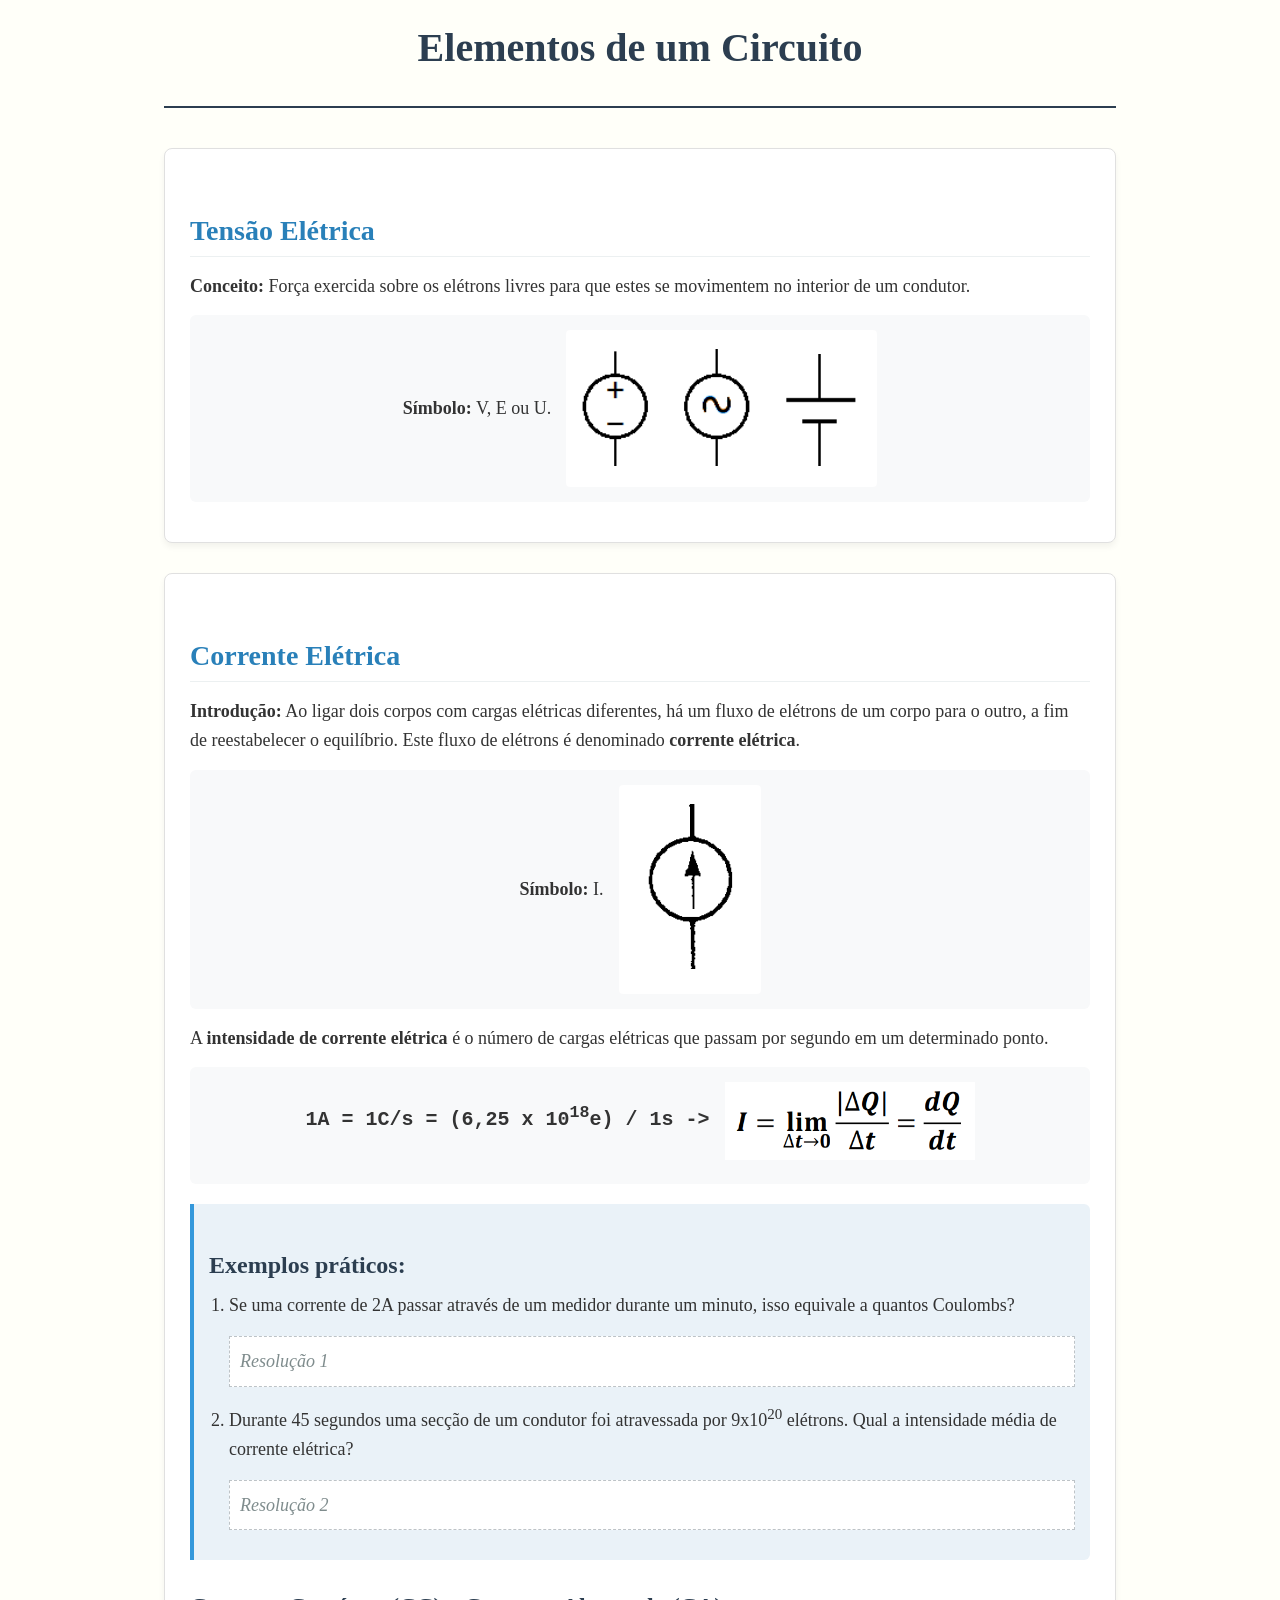
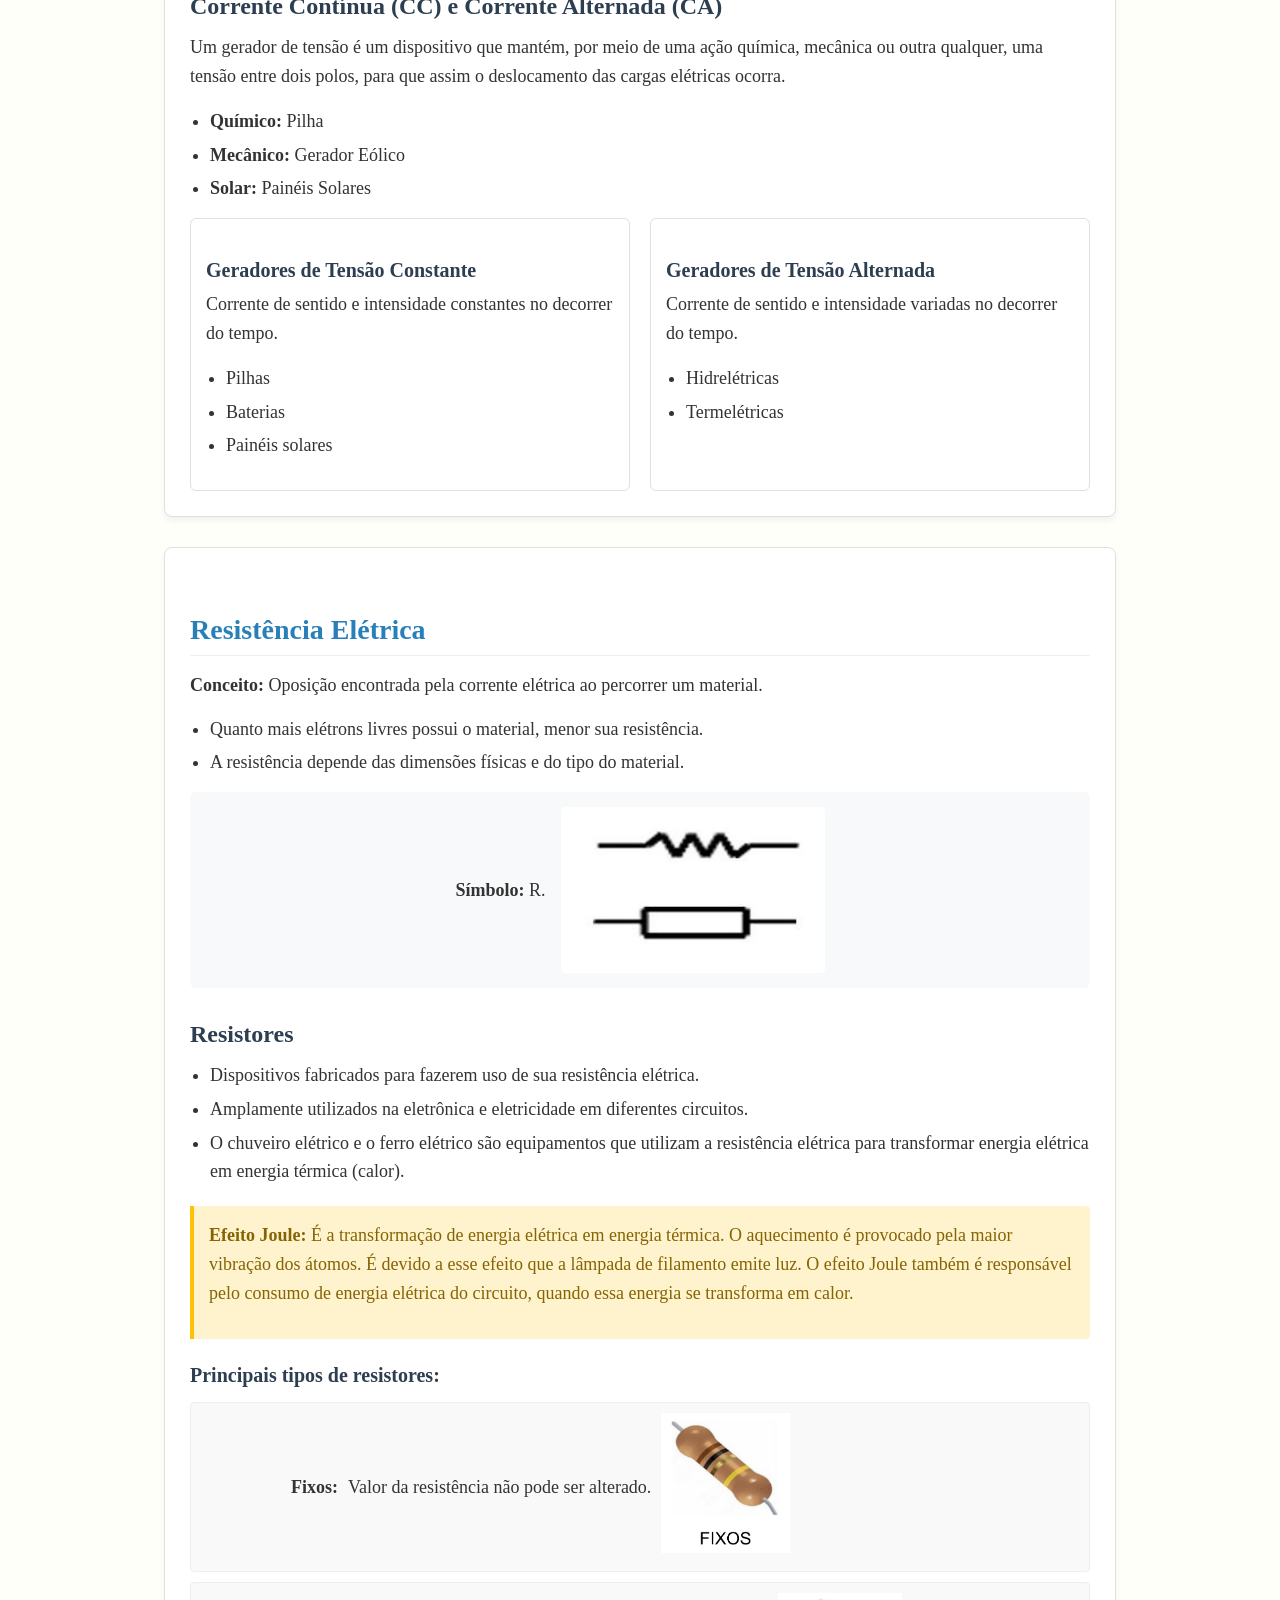
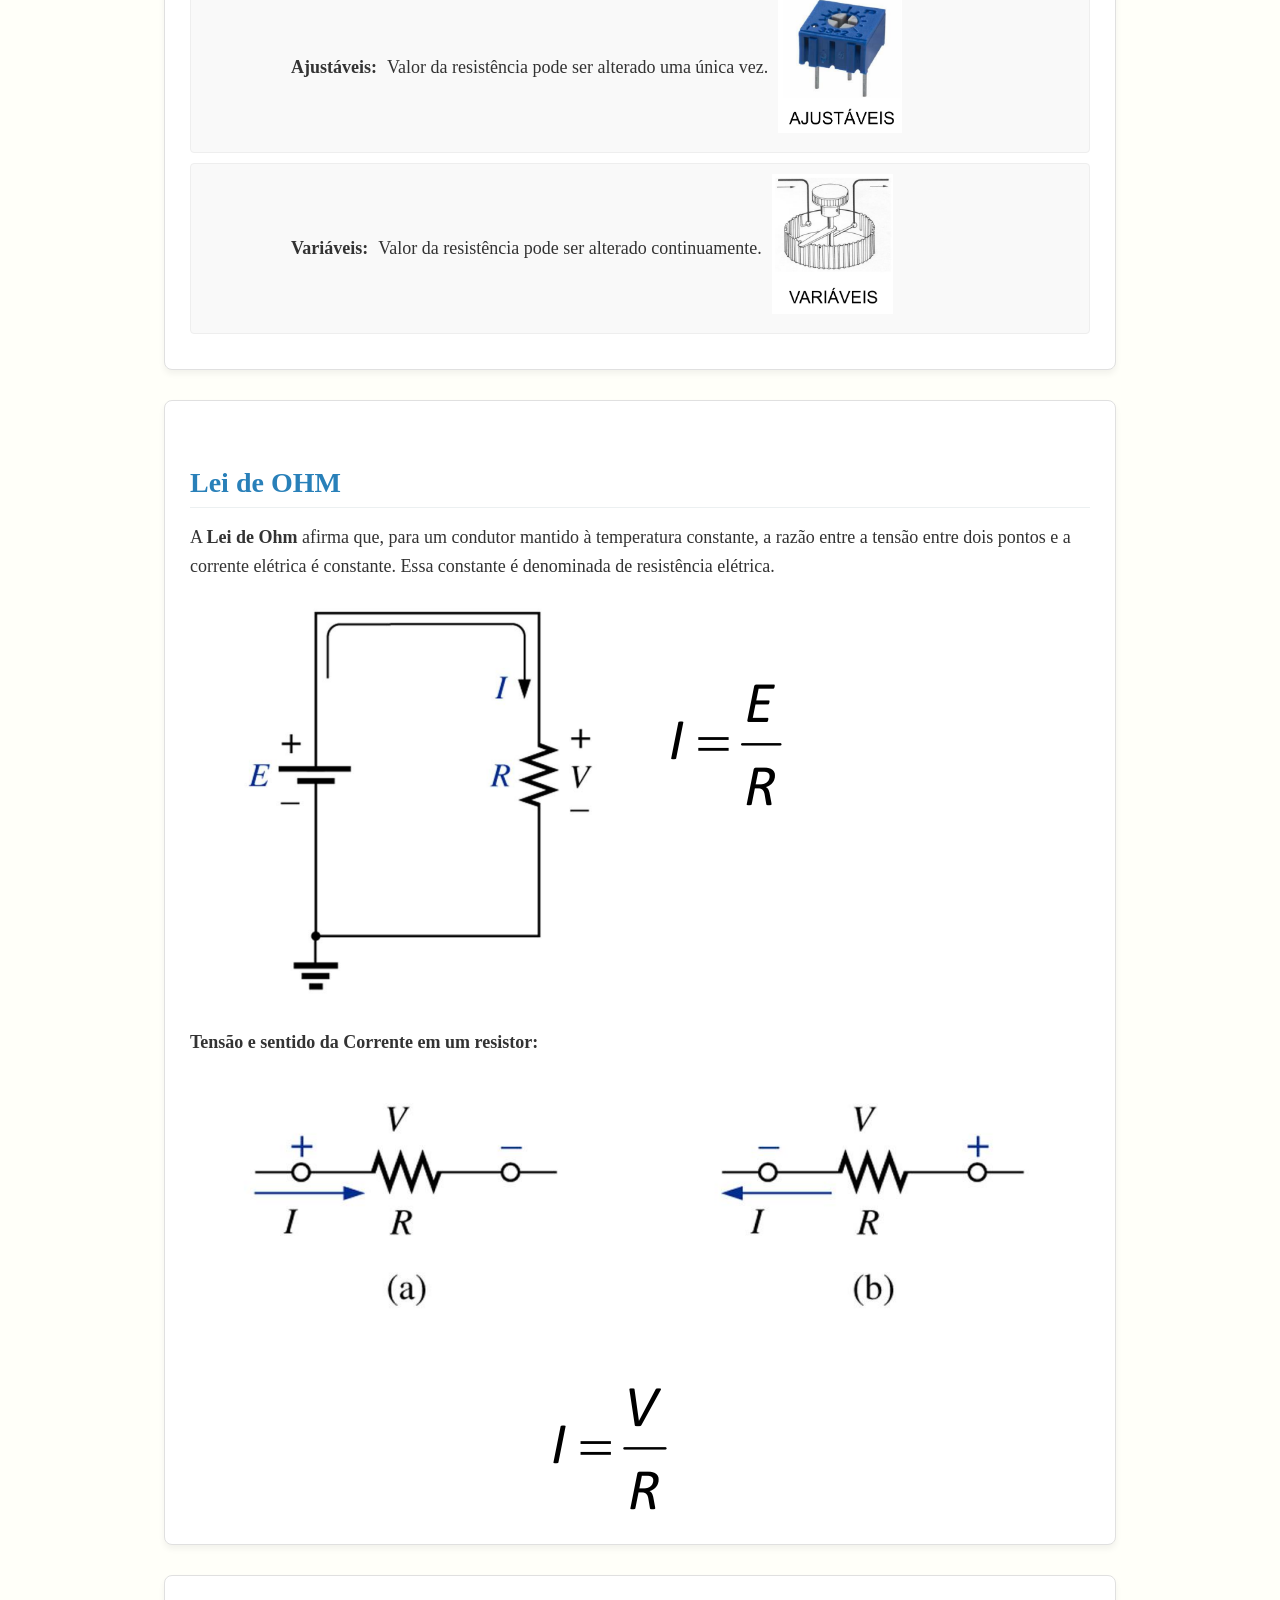
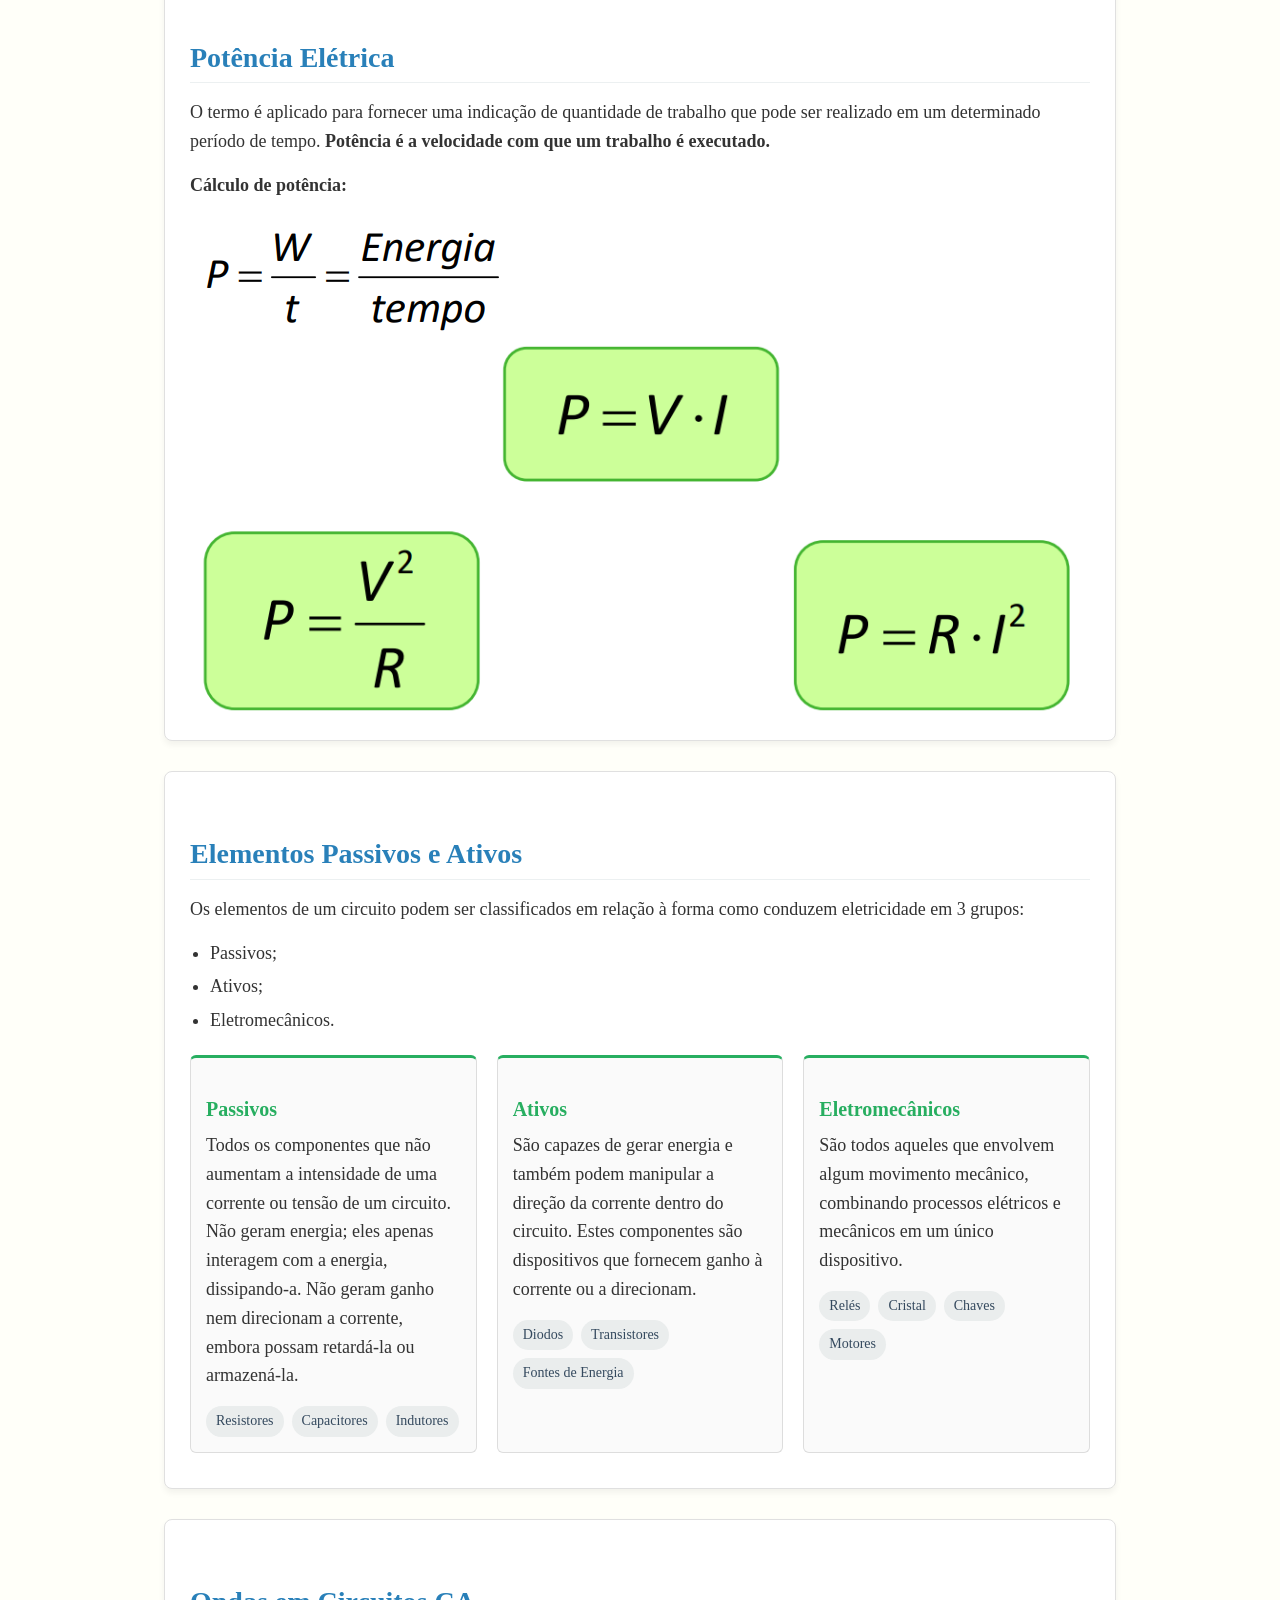
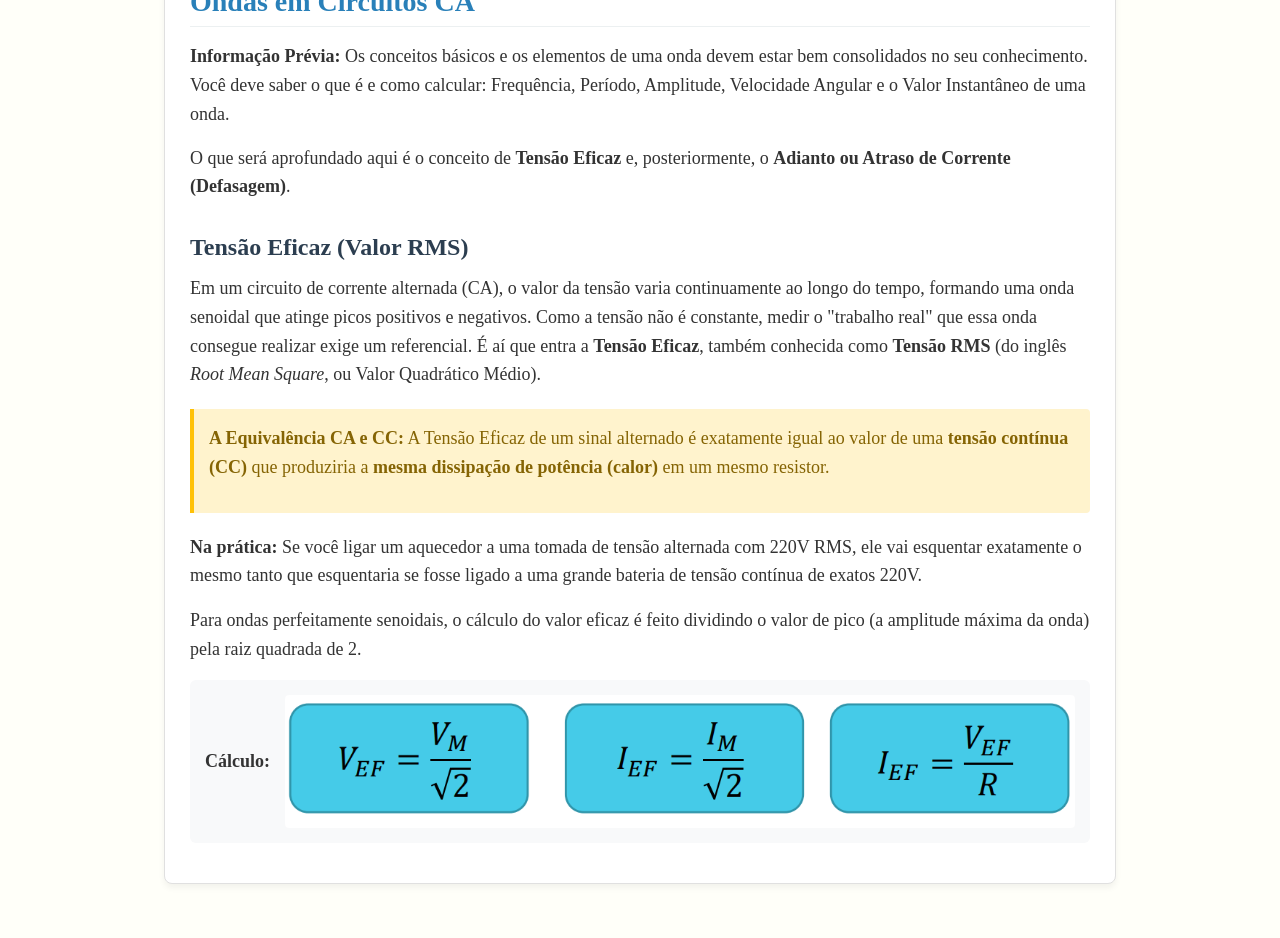
<file: backup.html>
<!doctype html>
<html lang="pt-BR">
  <head>
    <meta charset="UTF-8" />
    <meta name="viewport" content="width=device-width, initial-scale=1.0" />
    <title>Resumo: Análise de Circuitos I</title>
    <link rel="stylesheet" href="style.css" />
  </head>

  <body>
    <header class="main-header">
      <h1>Elementos de um Circuito</h1>
    </header>

    <main class="content-container">
      <section class="study-card">
        <h2 class="section-title">Tensão Elétrica</h2>
        <p class="concept">
          <strong>Conceito:</strong> Força exercida sobre os elétrons livres
          para que estes se movimentem no interior de um condutor.
        </p>
        <div class="box-wrapper">
          <span class="symbol-text"><strong>Símbolo:</strong> V, E ou U.</span>
          <figure class="image-container">
            <img
              src="data/simbolo_tensao.png"
              alt="Símbolo de Tensão Elétrica"
            />
          </figure>
        </div>
      </section>

      <section class="study-card">
        <h2 class="section-title">Corrente Elétrica</h2>
        <p class="concept">
          <strong>Introdução:</strong> Ao ligar dois corpos com cargas elétricas
          diferentes, há um fluxo de elétrons de um corpo para o outro, a fim de
          reestabelecer o equilíbrio. Este fluxo de elétrons é denominado
          <strong>corrente elétrica</strong>.
        </p>
        <div class="box-wrapper">
          <span class="symbol-text"><strong>Símbolo:</strong> I.</span>
          <figure class="image-container">
            <img
              src="data/simbolo_corrente.png"
              alt="Símbolo de Corrente Elétrica"
            />
          </figure>
        </div>
        <p class="concept">
          A <strong>intensidade de corrente elétrica</strong> é o número de
          cargas elétricas que passam por segundo em um determinado ponto.
        </p>
        <div class="formula-wrapper">
          <p class="formula">1A = 1C/s = (6,25 x 10<sup>18</sup>e) / 1s -></p>
          <figure>
            <img
              class="formula-image"
              src="data/limite_corrente.png"
              alt="Cálculo do limite de corrente"
            />
          </figure>
        </div>

        <article class="examples-section">
          <h3>Exemplos práticos:</h3>
          <ul class="example-list">
            <li>
              <p>
                Se uma corrente de 2A passar através de um medidor durante um
                minuto, isso equivale a quantos Coulombs?
              </p>
              <div class="resolution">Resolução 1</div>
            </li>
            <li>
              <p>
                Durante 45 segundos uma secção de um condutor foi atravessada
                por 9x10<sup>20</sup> elétrons. Qual a intensidade média de
                corrente elétrica?
              </p>
              <div class="resolution">Resolução 2</div>
            </li>
          </ul>
        </article>

        <article class="sub-topic">
          <h3>Corrente Contínua (CC) e Corrente Alternada (CA)</h3>
          <p>
            Um gerador de tensão é um dispositivo que mantém, por meio de uma
            ação química, mecânica ou outra qualquer, uma tensão entre dois
            polos, para que assim o deslocamento das cargas elétricas ocorra.
          </p>

          <ul class="standard-list">
            <li><strong>Químico:</strong> Pilha</li>
            <li><strong>Mecânico:</strong> Gerador Eólico</li>
            <li><strong>Solar:</strong> Painéis Solares</li>
          </ul>

          <div class="generator-types">
            <div class="generator-box">
              <h4>Geradores de Tensão Constante</h4>
              <p>
                Corrente de sentido e intensidade constantes no decorrer do
                tempo.
              </p>
              <ul class="standard-list">
                <li>Pilhas</li>
                <li>Baterias</li>
                <li>Painéis solares</li>
              </ul>
            </div>
            <div class="generator-box">
              <h4>Geradores de Tensão Alternada</h4>
              <p>
                Corrente de sentido e intensidade variadas no decorrer do tempo.
              </p>
              <ul class="standard-list">
                <li>Hidrelétricas</li>
                <li>Termelétricas</li>
              </ul>
            </div>
          </div>
        </article>
      </section>

      <section class="study-card">
        <h2 class="section-title">Resistência Elétrica</h2>
        <p class="concept">
          <strong>Conceito:</strong> Oposição encontrada pela corrente elétrica
          ao percorrer um material.
        </p>
        <ul class="standard-list">
          <li>
            Quanto mais elétrons livres possui o material, menor sua
            resistência.
          </li>
          <li>
            A resistência depende das dimensões físicas e do tipo do material.
          </li>
        </ul>
        <div class="box-wrapper">
          <span class="symbol-text"><strong>Símbolo:</strong> R.</span>
          <figure class="image-container">
            <img
              src="data/simbolo_resistencia.png"
              alt="Símbolo de Resistência Elétrica"
            />
          </figure>
        </div>

        <article class="sub-topic">
          <h3>Resistores</h3>
          <ul class="standard-list">
            <li>
              Dispositivos fabricados para fazerem uso de sua resistência
              elétrica.
            </li>
            <li>
              Amplamente utilizados na eletrônica e eletricidade em diferentes
              circuitos.
            </li>
            <li>
              O chuveiro elétrico e o ferro elétrico são equipamentos que
              utilizam a resistência elétrica para transformar energia elétrica
              em energia térmica (calor).
            </li>
          </ul>

          <div class="highlight-box">
            <p>
              <strong>Efeito Joule:</strong> É a transformação de energia
              elétrica em energia térmica. O aquecimento é provocado pela maior
              vibração dos átomos. É devido a esse efeito que a lâmpada de
              filamento emite luz. O efeito Joule também é responsável pelo
              consumo de energia elétrica do circuito, quando essa energia se
              transforma em calor.
            </p>
          </div>

          <h4>Principais tipos de resistores:</h4>
          <ul class="component-list">
            <li>
              <strong>Fixos:</strong> Valor da resistência não pode ser
              alterado.
              <figure>
                <img
                  class="img-resistor"
                  src="data/resistor_fixo.png"
                  alt="Resistor Fixo"
                />
              </figure>
            </li>
            <li>
              <strong>Ajustáveis:</strong> Valor da resistência pode ser
              alterado uma única vez.
              <figure>
                <img
                  class="img-resistor"
                  src="data/resistor_ajustavel.png"
                  alt="Resistor Ajustável"
                />
              </figure>
            </li>
            <li>
              <strong>Variáveis:</strong> Valor da resistência pode ser alterado
              continuamente.
              <figure>
                <img
                  class="img-resistor"
                  src="data/resistor_variavel.png"
                  alt="Resistor Variável"
                />
              </figure>
            </li>
          </ul>
        </article>
      </section>

      <section class="study-card">
        <h2 class="section-title">Lei de OHM</h2>
        <p class="concept">
          A <strong>Lei de Ohm</strong> afirma que, para um condutor mantido à
          temperatura constante, a razão entre a tensão entre dois pontos e a
          corrente elétrica é constante. Essa constante é denominada de
          resistência elétrica.
        </p>
        <figure class="image-container block-image">
          <img src="data/lei_de_ohm.png" alt="Fórmula da Lei de Ohm" />
        </figure>
        <div class="info-box">
          <p><strong>Tensão e sentido da Corrente em um resistor:</strong></p>
          <figure class="image-container">
            <img
              src="data/tensao_sentido_corrente.png"
              alt="Sentido da corrente e tensão no resistor"
            />
          </figure>
        </div>
      </section>

      <section class="study-card">
        <h2 class="section-title">Potência Elétrica</h2>
        <p class="concept">
          O termo é aplicado para fornecer uma indicação de quantidade de
          trabalho que pode ser realizado em um determinado período de tempo.
          <strong
            >Potência é a velocidade com que um trabalho é executado.</strong
          >
        </p>
        <div class="formula-group">
          <p><strong>Cálculo de potência:</strong></p>
          <figure class="image-container">
            <img
              src="data/calculo_potencia.png"
              alt="Cálculo básico de potência"
            />
          </figure>
          <figure class="image-container">
            <img
              src="data/formulas_potencia.png"
              alt="Variações da fórmula de potência"
            />
          </figure>
        </div>
      </section>

      <section class="study-card">
        <h2 class="section-title">Elementos Passivos e Ativos</h2>
        <p class="concept">
          Os elementos de um circuito podem ser classificados em relação à forma
          como conduzem eletricidade em 3 grupos:
        </p>
        <ul class="standard-list">
          <li>Passivos;</li>
          <li>Ativos;</li>
          <li>Eletromecânicos.</li>
        </ul>

        <div class="element-types">
          <div class="type-card">
            <h4>Passivos</h4>
            <p>
              Todos os componentes que não aumentam a intensidade de uma
              corrente ou tensão de um circuito. Não geram energia; eles apenas
              interagem com a energia, dissipando-a. Não geram ganho nem
              direcionam a corrente, embora possam retardá-la ou armazená-la.
            </p>
            <ul class="tags-list">
              <li>Resistores</li>
              <li>Capacitores</li>
              <li>Indutores</li>
            </ul>
          </div>

          <div class="type-card">
            <h4>Ativos</h4>
            <p>
              São capazes de gerar energia e também podem manipular a direção da
              corrente dentro do circuito. Estes componentes são dispositivos
              que fornecem ganho à corrente ou a direcionam.
            </p>
            <ul class="tags-list">
              <li>Diodos</li>
              <li>Transistores</li>
              <li>Fontes de Energia</li>
            </ul>
          </div>

          <div class="type-card">
            <h4>Eletromecânicos</h4>
            <p>
              São todos aqueles que envolvem algum movimento mecânico,
              combinando processos elétricos e mecânicos em um único
              dispositivo.
            </p>
            <ul class="tags-list">
              <li>Relés</li>
              <li>Cristal</li>
              <li>Chaves</li>
              <li>Motores</li>
            </ul>
          </div>
        </div>
      </section>

      <section class="study-card">
        <h2 class="section-title">Ondas em Circuitos CA</h2>

        <p class="concept">
          <strong>Informação Prévia:</strong> Os conceitos básicos e os
          elementos de uma onda devem estar bem consolidados no seu
          conhecimento. Você deve saber o que é e como calcular: Frequência,
          Período, Amplitude, Velocidade Angular e o Valor Instantâneo de uma
          onda.
        </p>
        <p class="concept">
          O que será aprofundado aqui é o conceito de
          <strong>Tensão Eficaz</strong> e, posteriormente, o
          <strong>Adianto ou Atraso de Corrente (Defasagem)</strong>.
        </p>

        <article class="sub-topic">
          <h3>Tensão Eficaz (Valor RMS)</h3>

          <p>
            Em um circuito de corrente alternada (CA), o valor da tensão varia
            continuamente ao longo do tempo, formando uma onda senoidal que
            atinge picos positivos e negativos. Como a tensão não é constante,
            medir o "trabalho real" que essa onda consegue realizar exige um
            referencial. É aí que entra a <strong>Tensão Eficaz</strong>, também
            conhecida como <strong>Tensão RMS</strong> (do inglês
            <em>Root Mean Square</em>, ou Valor Quadrático Médio).
          </p>

          <div class="highlight-box">
            <p>
              <strong>A Equivalência CA e CC:</strong> A Tensão Eficaz de um
              sinal alternado é exatamente igual ao valor de uma
              <strong>tensão contínua (CC)</strong> que produziria a
              <strong>mesma dissipação de potência (calor)</strong> em um mesmo
              resistor.
            </p>
          </div>

          <p>
            <strong>Na prática:</strong> Se você ligar um aquecedor a uma tomada
            de tensão alternada com 220V RMS, ele vai esquentar exatamente o
            mesmo tanto que esquentaria se fosse ligado a uma grande bateria de
            tensão contínua de exatos 220V.
          </p>

          <p>
            Para ondas perfeitamente senoidais, o cálculo do valor eficaz é
            feito dividindo o valor de pico (a amplitude máxima da onda) pela
            raiz quadrada de 2.
          </p>

          <div class="box-wrapper">
            <span class="symbol-text"><strong>Cálculo:</strong></span>
            <figure class="image-container">
              <img
                src="data/formula_tensao_eficaz.png"
                alt="Fórmula matemática da Tensão Eficaz (RMS)"
              />
            </figure>
          </div>
        </article>
      </section>
    </main>
  </body>
</html>
</file>
<file: style.css>
/* =========================================
   VARIÁVEIS GLOBAIS (Design System)
   ========================================= */
:root {
    /* Cores de Fundo */
    --clr-bg-body: #fffff9;
    --clr-bg-surface: #ffffff;
    --clr-bg-alt: #f8f9fa;
    --clr-bg-example: #eaf2f8;
    --clr-bg-highlight: #fff3cd;
    --clr-bg-tag: #eaeded;

    /* Cores de Texto e Destaques */
    --clr-text-base: #333333;
    --clr-text-heading: #2c3e50;
    --clr-text-muted: #7f8c8d;
    --clr-text-primary: #2980b9;
    --clr-text-success: #27ae60;
    --clr-text-warning: #856404;

    /* Cores de Borda */
    --clr-border-soft: #ecf0f1;
    --clr-border-base: #e0e0e0;
    --clr-border-dark: #bdc3c7;
    --clr-border-primary: #3498db;
    --clr-border-warning: #ffc107;

    /* Tipografia */
    --ff-serif: 'Cambria', 'Cochin', 'Georgia', 'Times New Roman', serif;
    --ff-mono: "Fira Code", monospace;

    /* Espaçamentos Padronizados (1rem = 10px) */
    --sp-xs: 0.4rem;
    --sp-sm: 0.8rem;
    --sp-md: 1.6rem;
    --sp-lg: 2.4rem;
    --sp-xl: 4rem;
}

/* =========================================
   RESET E CONFIGURAÇÕES BASE
   ========================================= */
* {
    margin: 0;
    padding: 0;
    box-sizing: border-box;
}

html {
    /* Padrão da Indústria para Acessibilidade Mobile */
    font-size: 62.5%; /* 1px = 62.5% de 16px. Portanto, 1rem = 10px */
}

body {
    background-color: var(--clr-bg-body);
    font-family: var(--ff-serif);
    color: var(--clr-text-base);
    padding: var(--sp-lg);
    font-size: 1.8rem;
    line-height: 1.6;
    max-width: 100rem;
    margin: 0 auto;
    -webkit-font-smoothing: antialiased;
    -moz-osx-font-smoothing: grayscale;
    overflow-wrap: break-word;
    word-wrap: break-word;
}

/* =========================================
   TIPOGRAFIA
   ========================================= */
h1, h2, h3, h4, h5, h6 {
    color: var(--clr-text-heading);
    line-height: 1.2;
    font-weight: 600;
}

h1 {
    font-size: 3.2rem;
    margin-top: var(--sp-xl);
    margin-bottom: var(--sp-lg);
}

h2 {
    font-size: 2.8rem;
    margin-top: var(--sp-xl);
    margin-bottom: var(--sp-md);
    border-bottom: 1px solid var(--clr-border-soft);
    padding-bottom: var(--sp-sm);
}

h3 {
    font-size: 2.4rem;
    margin-top: 3.2rem;
    margin-bottom: 1.2rem;
}

h4 {
    font-size: 2rem;
    margin-top: var(--sp-lg);
    margin-bottom: var(--sp-sm);
}

h5 {
    font-size: 1.8rem;
    margin-top: 2rem;
    margin-bottom: var(--sp-sm);
}

h6 {
    font-size: 1.6rem;
    margin-top: var(--sp-md);
    margin-bottom: var(--sp-sm);
    text-transform: uppercase;
    letter-spacing: 1px;
    color: var(--clr-text-muted);
}

p {
    margin-bottom: var(--sp-md);
}

/* =========================================
   CONTAINERS E ESTRUTURA
   ========================================= */
.content-container {
    max-width: 100rem;
    margin: 0 auto;
}

.main-header {
    text-align: center;
    margin-bottom: var(--sp-xl);
    padding-bottom: 1rem;
    border-bottom: 2px solid var(--clr-text-heading);
}

.main-header h1 {
    color: var(--clr-text-heading);
    font-size: 4rem;
    margin-top: 0;
}

/* =========================================
   COMPONENTES DE ESTUDO (Cards e Caixas)
   ========================================= */
.study-card {
    background: var(--clr-bg-surface);
    border: 1px solid var(--clr-border-base);
    border-radius: 8px;
    padding: 2.5rem;
    margin-bottom: 3rem;
    box-shadow: 0 4px 6px rgba(0,0,0,0.05);
}

.section-title {
    color: var(--clr-text-primary);
    border-bottom: 1px solid var(--clr-border-soft);
    padding-bottom: var(--sp-sm);
    margin-bottom: 1.5rem;
}

.concept {
    font-size: 1.8rem;
    margin-bottom: 1.5rem;
}

/* Box e Formula Wrapper usam o mesmo estilo visual */
.box-wrapper,
.formula-wrapper {
    display: flex;
    align-items: center;
    justify-content: center;
    gap: 1.5rem;
    background-color: var(--clr-bg-alt);
    padding: 1.5rem;
    border-radius: 6px;
    margin-bottom: 1.5rem;
}

/* Destaques (como Efeito Joule) */
.highlight-box {
    background-color: var(--clr-bg-highlight);
    border-left: 4px solid var(--clr-border-warning);
    padding: 1.5rem;
    margin: 2rem 0;
    border-radius: 0 4px 4px 0;
    color: var(--clr-text-warning);
}

/* Seção de exemplos */
.examples-section {
    background-color: var(--clr-bg-example);
    padding: 1.5rem;
    border-left: 4px solid var(--clr-border-primary);
    border-radius: 0 6px 6px 0;
    margin: 2rem 0;
}

.resolution {
    background-color: var(--clr-bg-surface);
    padding: 1rem;
    margin-top: var(--sp-sm);
    border: 1px dashed var(--clr-border-dark);
    font-style: italic;
    color: var(--clr-text-muted);
}

/* =========================================
   IMAGENS E FÓRMULAS
   ========================================= */
.formula-image {
    max-width: 25rem;
    height: auto;
}

.formula {
    font-size: 2rem;
    font-weight: bold;
    font-family: var(--ff-mono);
}

.img-resistor {
    max-height: 14rem;
    width: auto;
}

.symbol-text {
    font-size: 1.8rem;
}

.image-container img {
    max-width: 100%;
    height: auto;
    display: block;
    border-radius: 4px;
}

.block-image {
    margin: 2rem 0;
    text-align: center;
}

/* =========================================
   LISTAS E GRIDS
   ========================================= */
.standard-list {
    margin-left: 2rem;
    margin-bottom: 1.5rem;
}

.standard-list li {
    margin-bottom: 0.5rem;
}

.example-list {
    list-style-type: decimal;
    margin-left: 2rem;
    margin-top: 1rem;
}

.example-list li {
    margin-bottom: 1.5rem;
}

.generator-types {
    display: grid;
    grid-template-columns: 1fr 1fr;
    gap: 2rem;
    margin-top: 1.5rem;
}

.generator-box {
    background: var(--clr-bg-surface);
    border: 1px solid var(--clr-border-base);
    padding: 1.5rem;
    border-radius: 6px;
}

.component-list {
    list-style: none;
    margin-top: 1.5rem;
}

.component-list li {
    display: flex;
    align-items: center;
    justify-content: left;
    gap: 1rem;
    background: #f9f9f9;
    padding: 1rem 10rem;
    margin-bottom: 1rem;
    border-radius: 4px;
    border: 1px solid #eee;
}

.element-types {
    display: grid;
    grid-template-columns: repeat(auto-fit, minmax(22rem, 1fr));
    gap: 2rem;
    margin-top: 2rem;
    margin-bottom: 10px;
}

.type-card {
    background: #fafafa;
    border: 1px solid #ddd;
    padding: 1.5rem;
    border-radius: 6px;
    border-top: 3px solid var(--clr-text-success);
}

.type-card h4 {
    margin-bottom: 1rem;
    color: var(--clr-text-success);
}

.tags-list {
    list-style: none;
    display: flex;
    flex-wrap: wrap;
    gap: var(--sp-sm);
    margin-top: 1rem;
}

.tags-list li {
    background-color: var(--clr-bg-tag);
    padding: 0.4rem 1rem;
    border-radius: 20px;
    font-size: 1.4rem;
    color: #34495e;
}

/* =========================================
   FIGURE E FIGCAPTION (Imagens com Legenda)
   ========================================= */
.card-item {
    padding: 2.4rem;
    margin: 0;
    display: flex;
    flex-direction: column;
    align-items: center; /* Centraliza a imagem e a legenda horizontalmente */
    justify-content: center;
}


.card-item img {
    max-width: 100%;
    height: auto;
    display: block;
    margin-bottom: var(--sp-md);
}

.card-item figcaption {
    text-align: center;
    font-size: 1.6rem;
    line-height: 1.5;
    color: var(--clr-text-muted);
}

/* =========================================
    MEDIA QUERIES (Responsividade)
    ========================================= */
@media (max-width: 600px) {
    .generator-types {
        grid-template-columns: 1fr;
    }

    .component-list li {
        flex-direction: column;
        align-items: flex-start;
        gap: 1rem;
        padding: 1.5rem; /* Ajustado para não ficar espremido no mobile */
    }

    /* Mobile-specific body adjustments */
    body {
        padding: var(--sp-md); /* Reduced padding for mobile */
        font-size: 1.6rem; /* Slightly smaller base font size for mobile */
    }

    /* Adjust header and title sizes for mobile */
    .main-header h1 {
        font-size: 2.8rem; /* Reduced from 4rem */
        margin-top: var(--sp-lg);
    }

    h1 {
        font-size: 2.4rem; /* Reduced from 3.2rem */
        margin-top: var(--sp-lg);
        margin-bottom: var(--sp-md);
    }

    h2 {
        font-size: 2.2rem; /* Reduced from 2.8rem */
        margin-top: var(--sp-lg);
        margin-bottom: var(--sp-sm);
    }

    h3 {
        font-size: 2rem; /* Reduced from 2.4rem */
        margin-top: 2.4rem;
        margin-bottom: var(--sp-sm);
    }

    /* Adjust containers and cards */
    .content-container {
        padding: 0 var(--sp-sm);
    }

    .study-card {
        padding: var(--sp-md);
        margin-bottom: var(--sp-lg);
    }

    /* Adjust box wrappers */
    .box-wrapper,
    .formula-wrapper {
        padding: var(--sp-md);
        gap: var(--sp-sm);
        flex-direction: column; /* EMPILHA OS ELEMENTOS: Imagem em cima, texto embaixo */
        text-align: center;
    }

    /* Adjust formula images */
    .formula-image {
        max-width: 80%; /* Reduced from 25rem (250px) */
    }

    /* Adjust symbol text */
    .symbol-text {
        font-size: 1.6rem; /* Reduced from 1.8rem */
    }

    /* Adjust formula text */
    .formula {
        font-size: 1.6rem; /* Reduced from 2rem */
    }

    /* Adjust lists */
    .standard-list {
        margin-left: var(--sp-md);
    }

    .example-list {
        margin-left: var(--sp-md);
    }

    /* Adjust component list items */
    .component-list li {
        padding: var(--sp-md) var(--sp-lg);
        gap: var(--sp-sm);
    }

    /* Adjust element types grid */
    .element-types {
        grid-template-columns: 1fr;
        gap: var(--sp-md);
    }

    /* Adjust tags list */
    .tags-list {
        gap: var(--sp-xs);
    }

    .tags-list li {
        padding: var(--sp-xs) var(--sp-sm);
        font-size: 1.2rem;
    }

    /* Adjust card items */
    .card-item {
        padding: var(--sp-md);
    }

    .card-item img {
        margin-bottom: var(--sp-sm);
    }

    .card-item figcaption {
        font-size: 1.4rem;
    }
}
</file>
